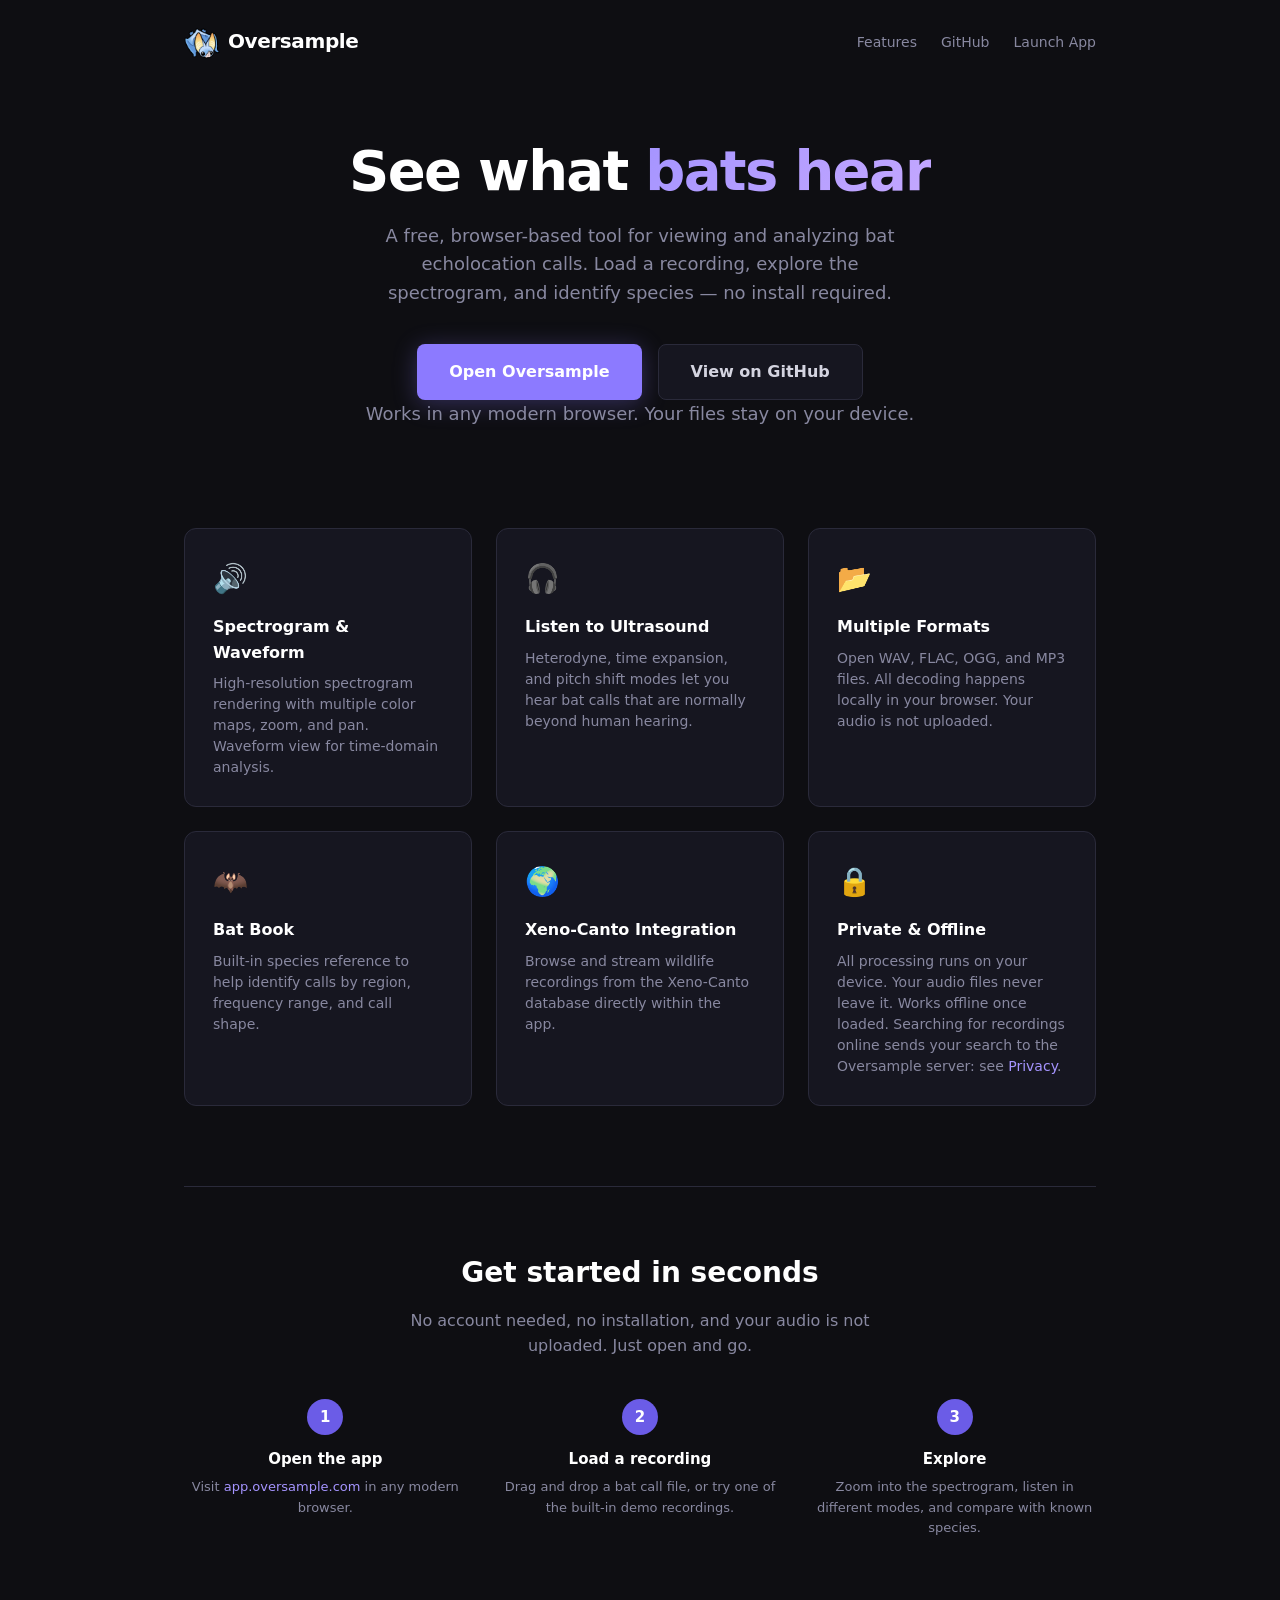
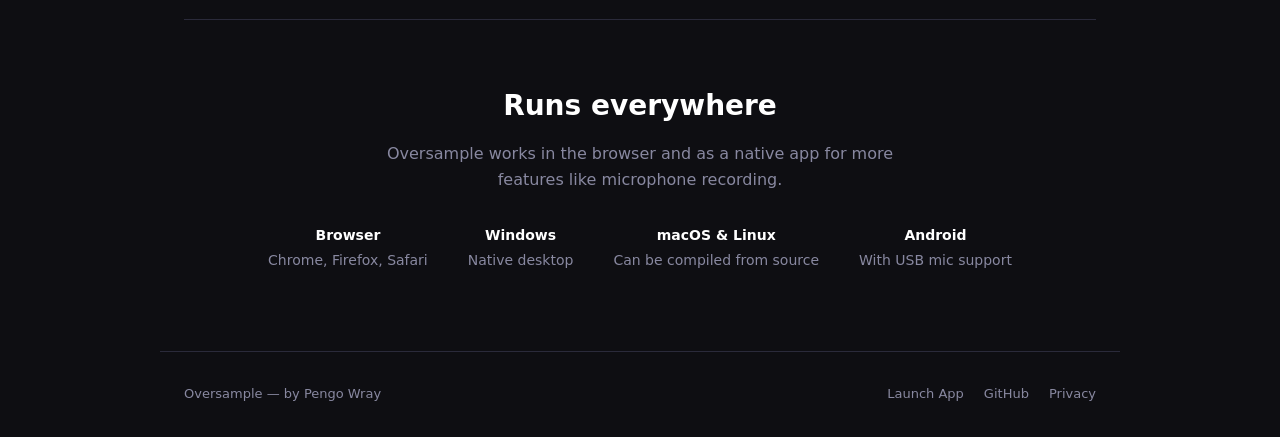
<file: docs/index.html>
<!DOCTYPE html>
<html lang="en">
<head>
    <meta charset="utf-8">
    <meta name="viewport" content="width=device-width, initial-scale=1.0">
    <title>Oversample - Bat Call Analysis Tool</title>
    <meta name="description" content="Oversample is a free, open-source bat call viewer and acoustic analysis tool. Visualize spectrograms, identify species, and explore ultrasonic recordings — all in your browser.">
    <link rel="icon" type="image/png" sizes="32x32" href="favicon-32x32.png">
    <link rel="icon" type="image/png" sizes="16x16" href="favicon-16x16.png">
    <link rel="icon" type="image/x-icon" href="favicon.ico">
    <link rel="apple-touch-icon" sizes="180x180" href="apple-touch-icon.png">
    <link rel="manifest" href="site.webmanifest">
    <link rel="stylesheet" href="style.css">
</head>
<body>

<header>
    <div class="logo"><img src="about-icon.png" alt="Oversample logo" width="36" height="36" style="vertical-align: middle; margin-right: 8px;">Oversample</div>
    <nav class="header-links">
        <a href="#features">Features</a>
        <a href="https://github.com/pengowray/oversample">GitHub</a>
        <a href="https://app.oversample.com">Launch App</a>
    </nav>
</header>

<section class="hero">
    <h1>See what <span>bats hear</span></h1>
    <p>
        A free, browser-based tool for viewing and analyzing bat echolocation calls.
        Load a recording, explore the spectrogram, and identify species — no install required.
    </p>
    <div class="cta-group">
        <a href="https://app.oversample.com" class="btn btn-primary">Open Oversample</a>
        <a href="https://github.com/pengowray/oversample" class="btn btn-secondary">View on GitHub</a>
    </div>
    <p class="hero-note">Works in any modern browser. Your files stay on your device.</p>
</section>

<section class="features" id="features">
    <div class="feature">
        <span class="feature-icon" aria-hidden="true">&#x1F50A;</span>
        <h3>Spectrogram &amp; Waveform</h3>
        <p>High-resolution spectrogram rendering with multiple color maps, zoom, and pan. Waveform view for time-domain analysis.</p>
    </div>
    <div class="feature">
        <span class="feature-icon" aria-hidden="true">&#x1F3A7;</span>
        <h3>Listen to Ultrasound</h3>
        <p>Heterodyne, time expansion, and pitch shift modes let you hear bat calls that are normally beyond human hearing.</p>
    </div>
    <div class="feature">
        <span class="feature-icon" aria-hidden="true">&#x1F4C2;</span>
        <h3>Multiple Formats</h3>
        <p>Open WAV, FLAC, OGG, and MP3 files. All decoding happens locally in your browser. Your audio is not uploaded.</p>
    </div>
    <div class="feature">
        <span class="feature-icon" aria-hidden="true">&#x1F987;</span>
        <h3>Bat Book</h3>
        <p>Built-in species reference to help identify calls by region, frequency range, and call shape.</p>
    </div>
    <div class="feature">
        <span class="feature-icon" aria-hidden="true">&#x1F30D;</span>
        <h3>Xeno-Canto Integration</h3>
        <p>Browse and stream wildlife recordings from the Xeno-Canto database directly within the app.</p>
    </div>
    <div class="feature">
        <span class="feature-icon" aria-hidden="true">&#x1F512;</span>
        <h3>Private &amp; Offline</h3>
        <p>All processing runs on your device. Your audio files never leave it. Works offline once loaded. Searching for recordings online sends your search to the Oversample server: see <a href="privacy/">Privacy</a>.</p>
    </div>
</section>

<div class="divider"><hr></div>

<section class="how">
    <h2>Get started in seconds</h2>
    <p>No account needed, no installation, and your audio is not uploaded. Just open and go.</p>
    <div class="steps">
        <div>
            <div class="step-num">1</div>
            <h4>Open the app</h4>
            <p>Visit <a href="https://app.oversample.com">app.oversample.com</a> in any modern browser.</p>
        </div>
        <div>
            <div class="step-num">2</div>
            <h4>Load a recording</h4>
            <p>Drag and drop a bat call file, or try one of the built-in demo recordings.</p>
        </div>
        <div>
            <div class="step-num">3</div>
            <h4>Explore</h4>
            <p>Zoom into the spectrogram, listen in different modes, and compare with known species.</p>
        </div>
    </div>
</section>

<div class="divider"><hr></div>

<section class="platforms">
    <h2>Runs everywhere</h2>
    <p>Oversample works in the browser and as a native app for more features like microphone recording.</p>
    <div class="platform-list">
        <div class="platform-item">
            <strong>Browser</strong>
            Chrome, Firefox, Safari
        </div>
        <div class="platform-item">
            <strong>Windows</strong>
            Native desktop
        </div>
        <div class="platform-item">
            <strong>macOS &amp; Linux</strong>
            Can be compiled from source
        </div>
        <div class="platform-item">
            <strong>Android</strong>
            With USB mic support
        </div>
    </div>
</section>

<footer>
    <div>Oversample &mdash; by Pengo Wray</div>
    <nav class="footer-links">
        <a href="https://app.oversample.com">Launch App</a>
        <a href="https://github.com/pengowray/oversample">GitHub</a>
        <a href="privacy/">Privacy</a>
    </nav>
</footer>

</body>
</html>
</file>
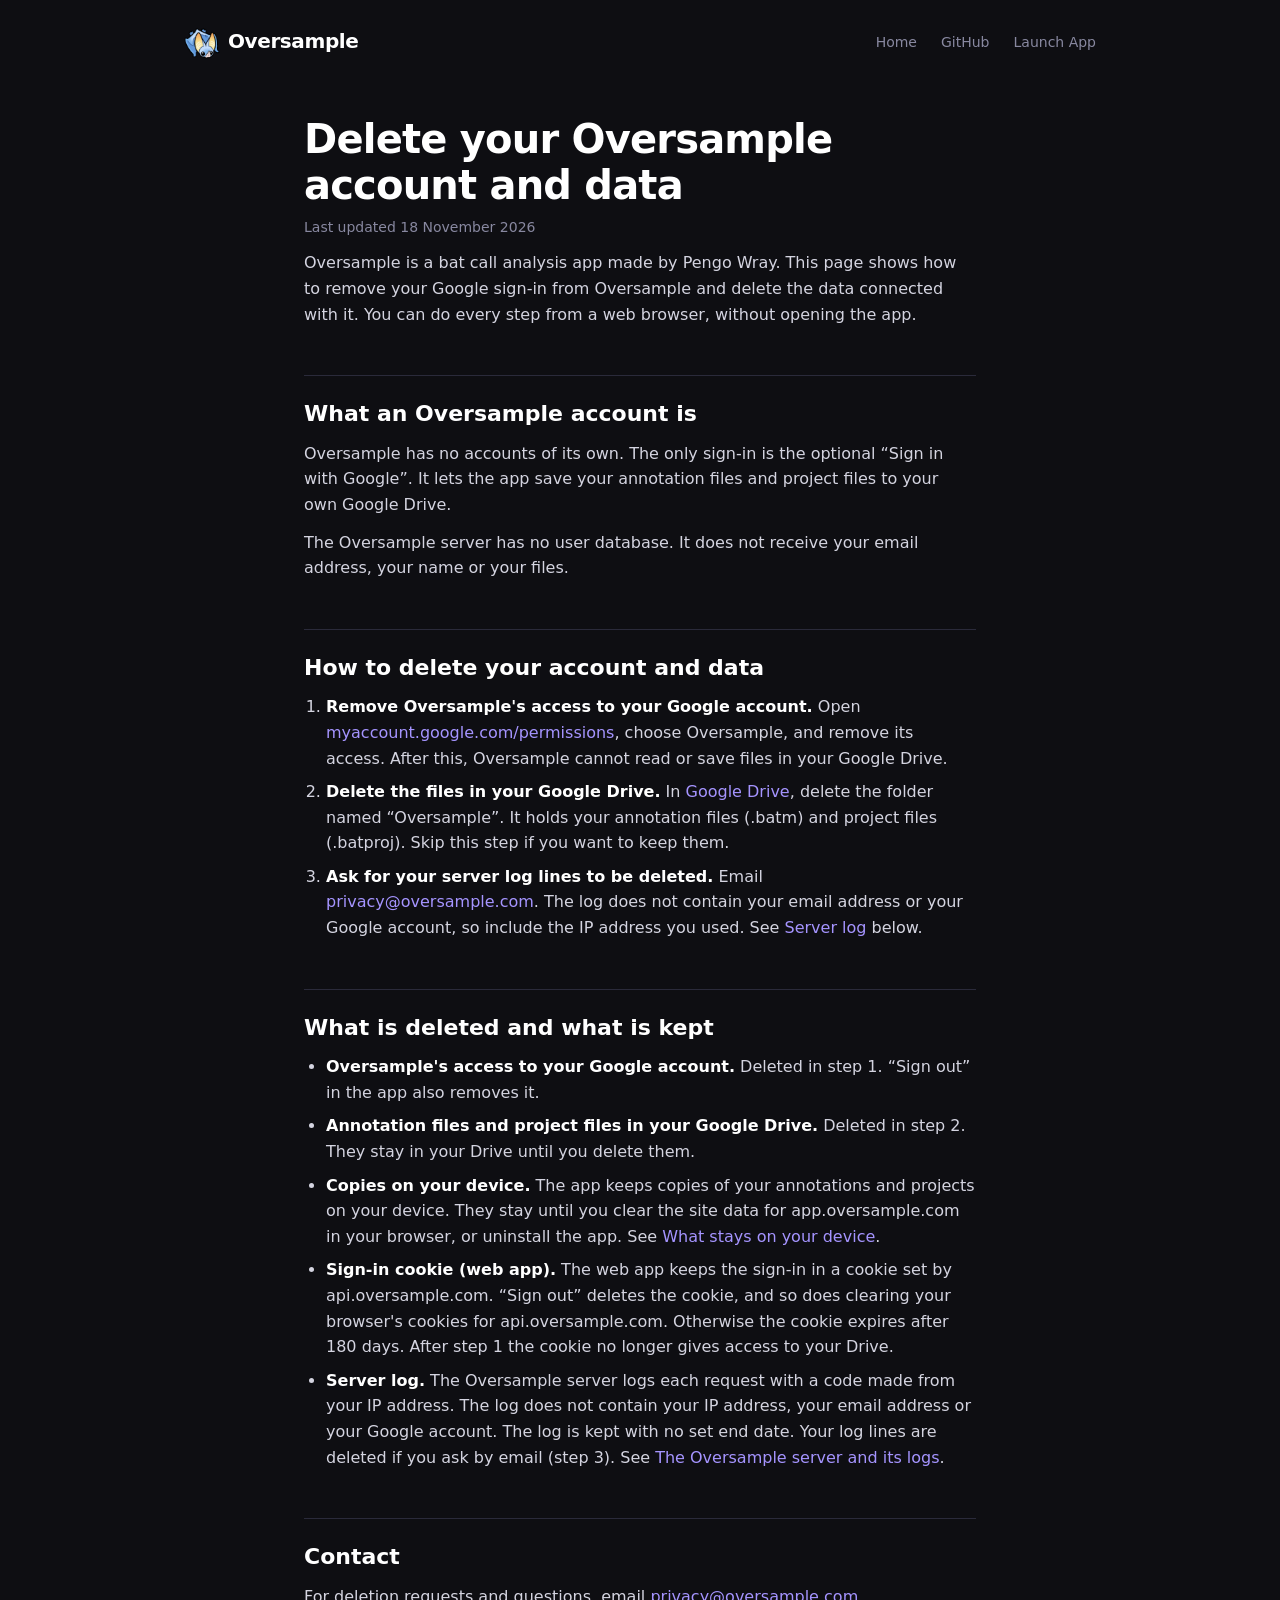
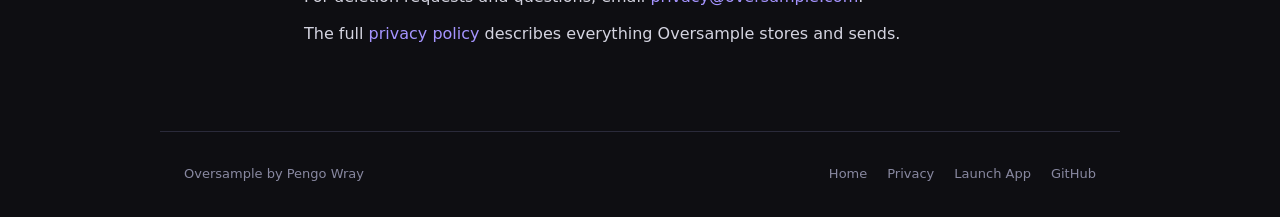
<file: docs/delete-account/index.html>
<!DOCTYPE html>
<html lang="en">
<head>
    <meta charset="utf-8">
    <meta name="viewport" content="width=device-width, initial-scale=1.0">
    <title>Delete your account and data - Oversample</title>
    <meta name="description" content="How to remove a Google sign-in from Oversample and delete the data connected with it.">
    <link rel="canonical" href="https://oversample.com/delete-account">
    <link rel="icon" type="image/png" sizes="32x32" href="../favicon-32x32.png">
    <link rel="icon" type="image/png" sizes="16x16" href="../favicon-16x16.png">
    <link rel="icon" type="image/x-icon" href="../favicon.ico">
    <link rel="apple-touch-icon" sizes="180x180" href="../apple-touch-icon.png">
    <link rel="manifest" href="../site.webmanifest">
    <link rel="stylesheet" href="../style.css">
</head>
<body>

<header>
    <a class="logo" href="../"><img src="../about-icon.png" alt="Oversample logo" width="36" height="36" style="vertical-align: middle; margin-right: 8px;">Oversample</a>
    <nav class="header-links">
        <a href="../">Home</a>
        <a href="https://github.com/pengowray/oversample">GitHub</a>
        <a href="https://app.oversample.com">Launch App</a>
    </nav>
</header>

<main class="policy">
    <h1>Delete your Oversample account and data</h1>
    <p class="policy-date">Last updated 18 November 2026</p>

    <p>Oversample is a bat call analysis app made by Pengo Wray. This page shows how to remove your Google sign-in from Oversample and delete the data connected with it. You can do every step from a web browser, without opening the app.</p>

    <h2 id="account">What an Oversample account is</h2>
    <p>Oversample has no accounts of its own. The only sign-in is the optional &ldquo;Sign in with Google&rdquo;. It lets the app save your annotation files and project files to your own Google Drive.</p>
    <p>The Oversample server has no user database. It does not receive your email address, your name or your files.</p>

    <h2 id="steps">How to delete your account and data</h2>
    <ol>
        <li><strong>Remove Oversample's access to your Google account.</strong> Open <a href="https://myaccount.google.com/permissions">myaccount.google.com/permissions</a>, choose Oversample, and remove its access. After this, Oversample cannot read or save files in your Google Drive.</li>
        <li><strong>Delete the files in your Google Drive.</strong> In <a href="https://drive.google.com">Google Drive</a>, delete the folder named &ldquo;Oversample&rdquo;. It holds your annotation files (.batm) and project files (.batproj). Skip this step if you want to keep them.</li>
        <li><strong>Ask for your server log lines to be deleted.</strong> Email <a href="mailto:privacy@oversample.com">privacy@oversample.com</a>. The log does not contain your email address or your Google account, so include the IP address you used. See <a href="#kept">Server log</a> below.</li>
    </ol>

    <h2 id="kept">What is deleted and what is kept</h2>
    <ul>
        <li><strong>Oversample's access to your Google account.</strong> Deleted in step 1. &ldquo;Sign out&rdquo; in the app also removes it.</li>
        <li><strong>Annotation files and project files in your Google Drive.</strong> Deleted in step 2. They stay in your Drive until you delete them.</li>
        <li><strong>Copies on your device.</strong> The app keeps copies of your annotations and projects on your device. They stay until you clear the site data for app.oversample.com in your browser, or uninstall the app. See <a href="../privacy/#device">What stays on your device</a>.</li>
        <li><strong>Sign-in cookie (web app).</strong> The web app keeps the sign-in in a cookie set by api.oversample.com. &ldquo;Sign out&rdquo; deletes the cookie, and so does clearing your browser's cookies for api.oversample.com. Otherwise the cookie expires after 180 days. After step 1 the cookie no longer gives access to your Drive.</li>
        <li><strong>Server log.</strong> The Oversample server logs each request with a code made from your IP address. The log does not contain your IP address, your email address or your Google account. The log is kept with no set end date. Your log lines are deleted if you ask by email (step 3). See <a href="../privacy/#server">The Oversample server and its logs</a>.</li>
    </ul>

    <h2 id="contact">Contact</h2>
    <p>For deletion requests and questions, email <a href="mailto:privacy@oversample.com">privacy@oversample.com</a>.</p>
    <p>The full <a href="../privacy/">privacy policy</a> describes everything Oversample stores and sends.</p>
</main>

<footer>
    <div>Oversample by Pengo Wray</div>
    <nav class="footer-links">
        <a href="../">Home</a>
        <a href="../privacy/">Privacy</a>
        <a href="https://app.oversample.com">Launch App</a>
        <a href="https://github.com/pengowray/oversample">GitHub</a>
    </nav>
</footer>

</body>
</html>
</file>
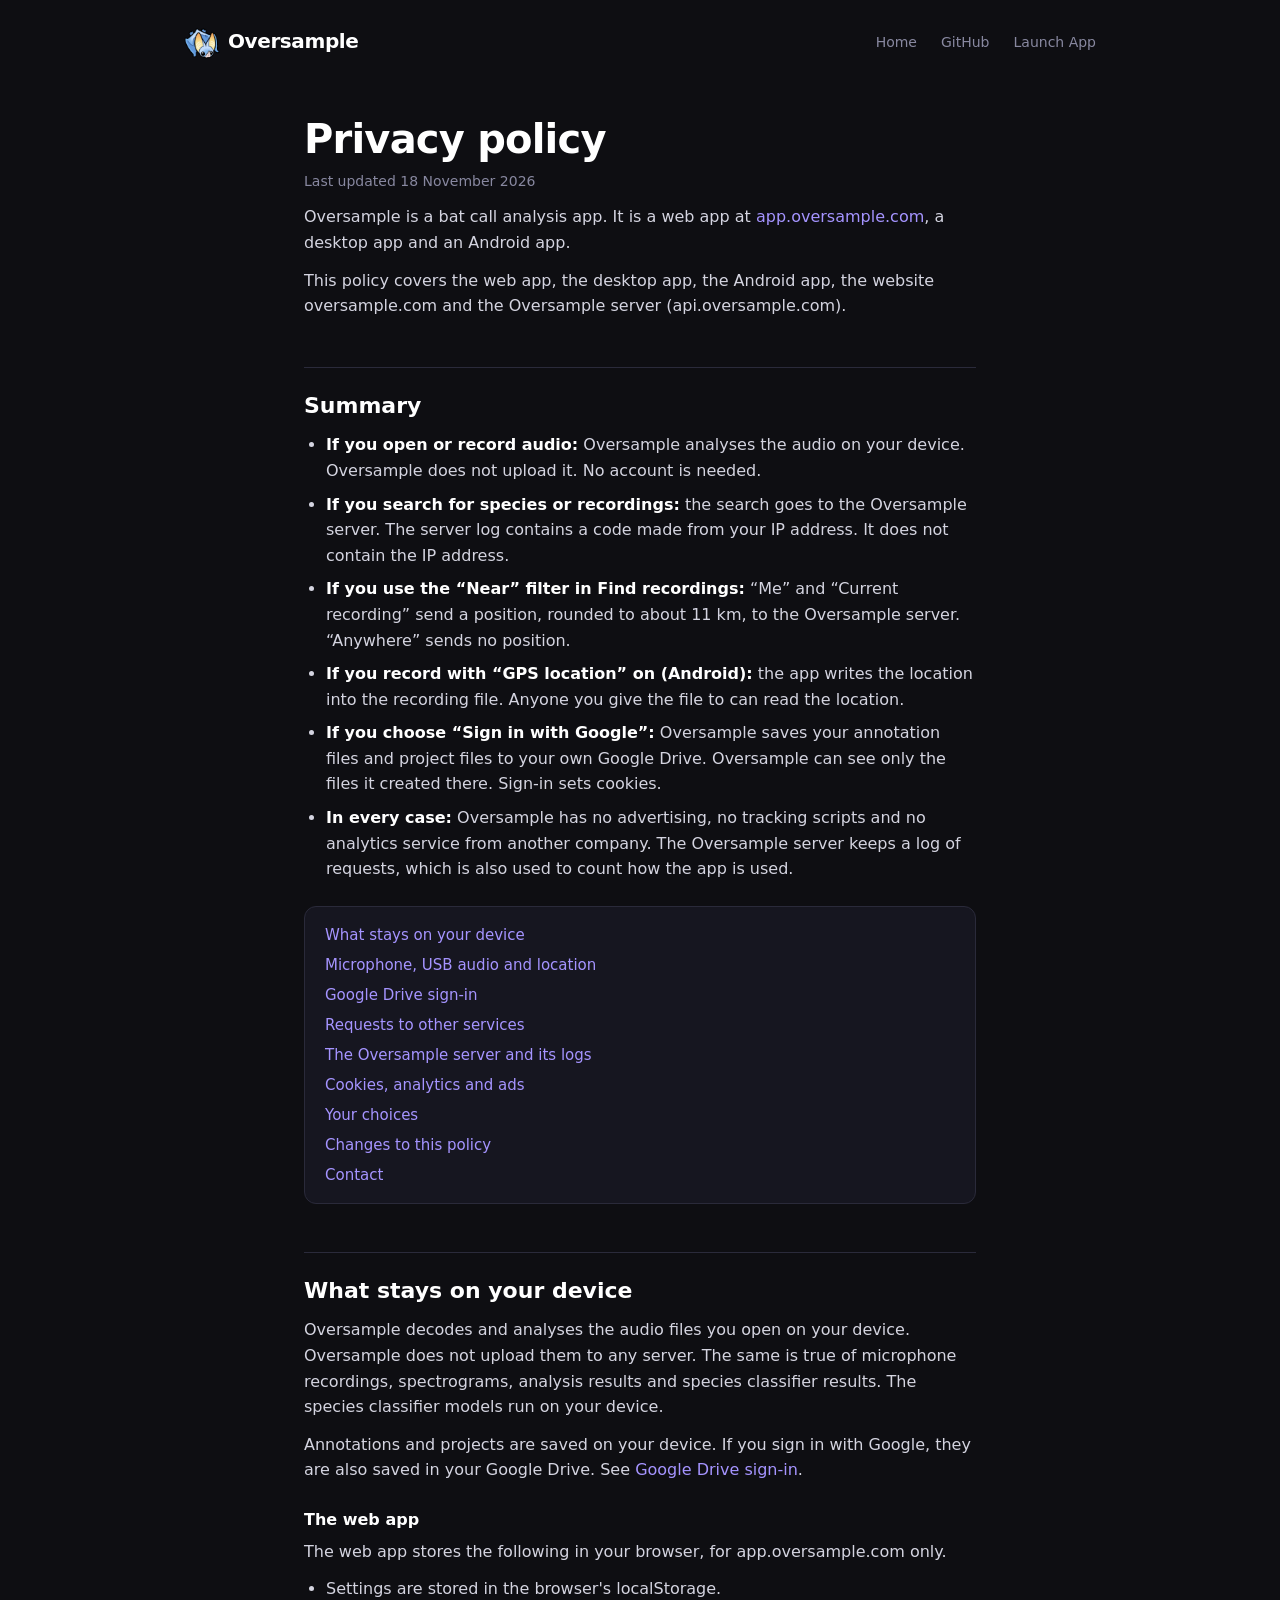
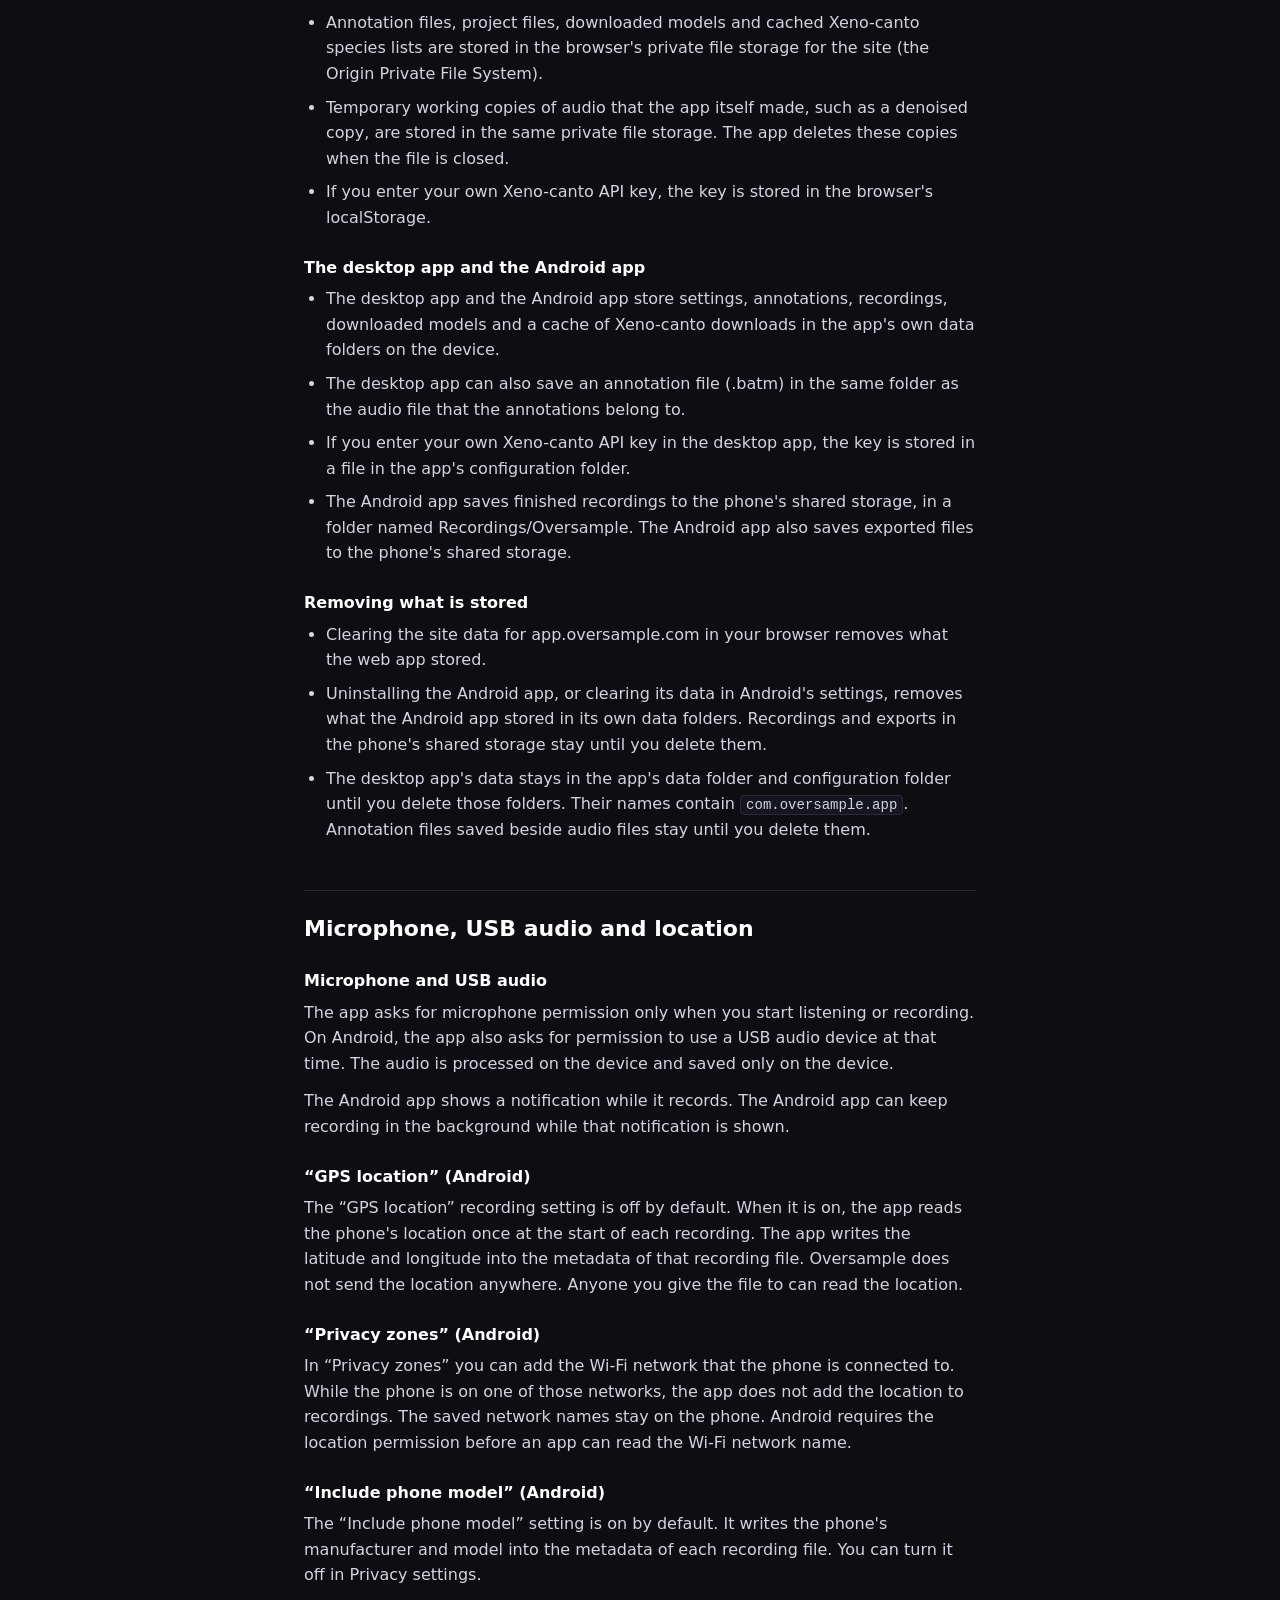
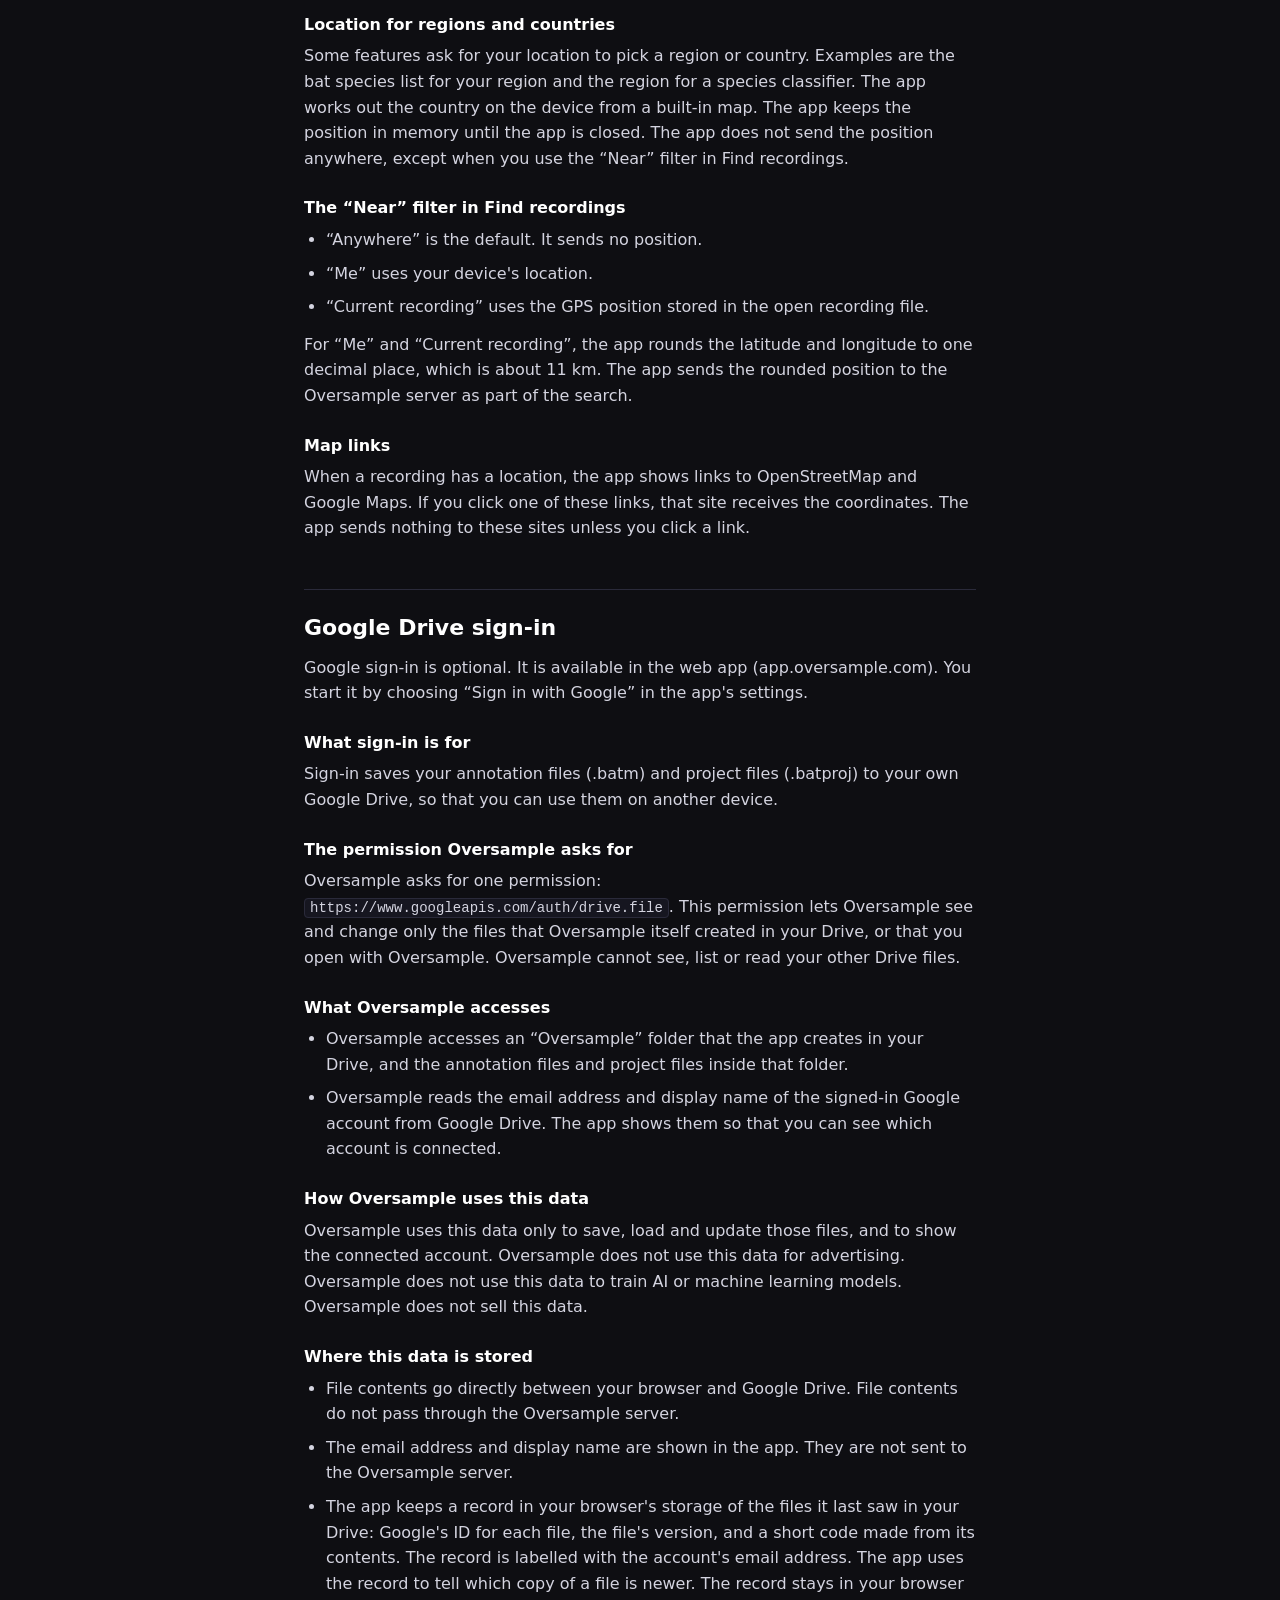
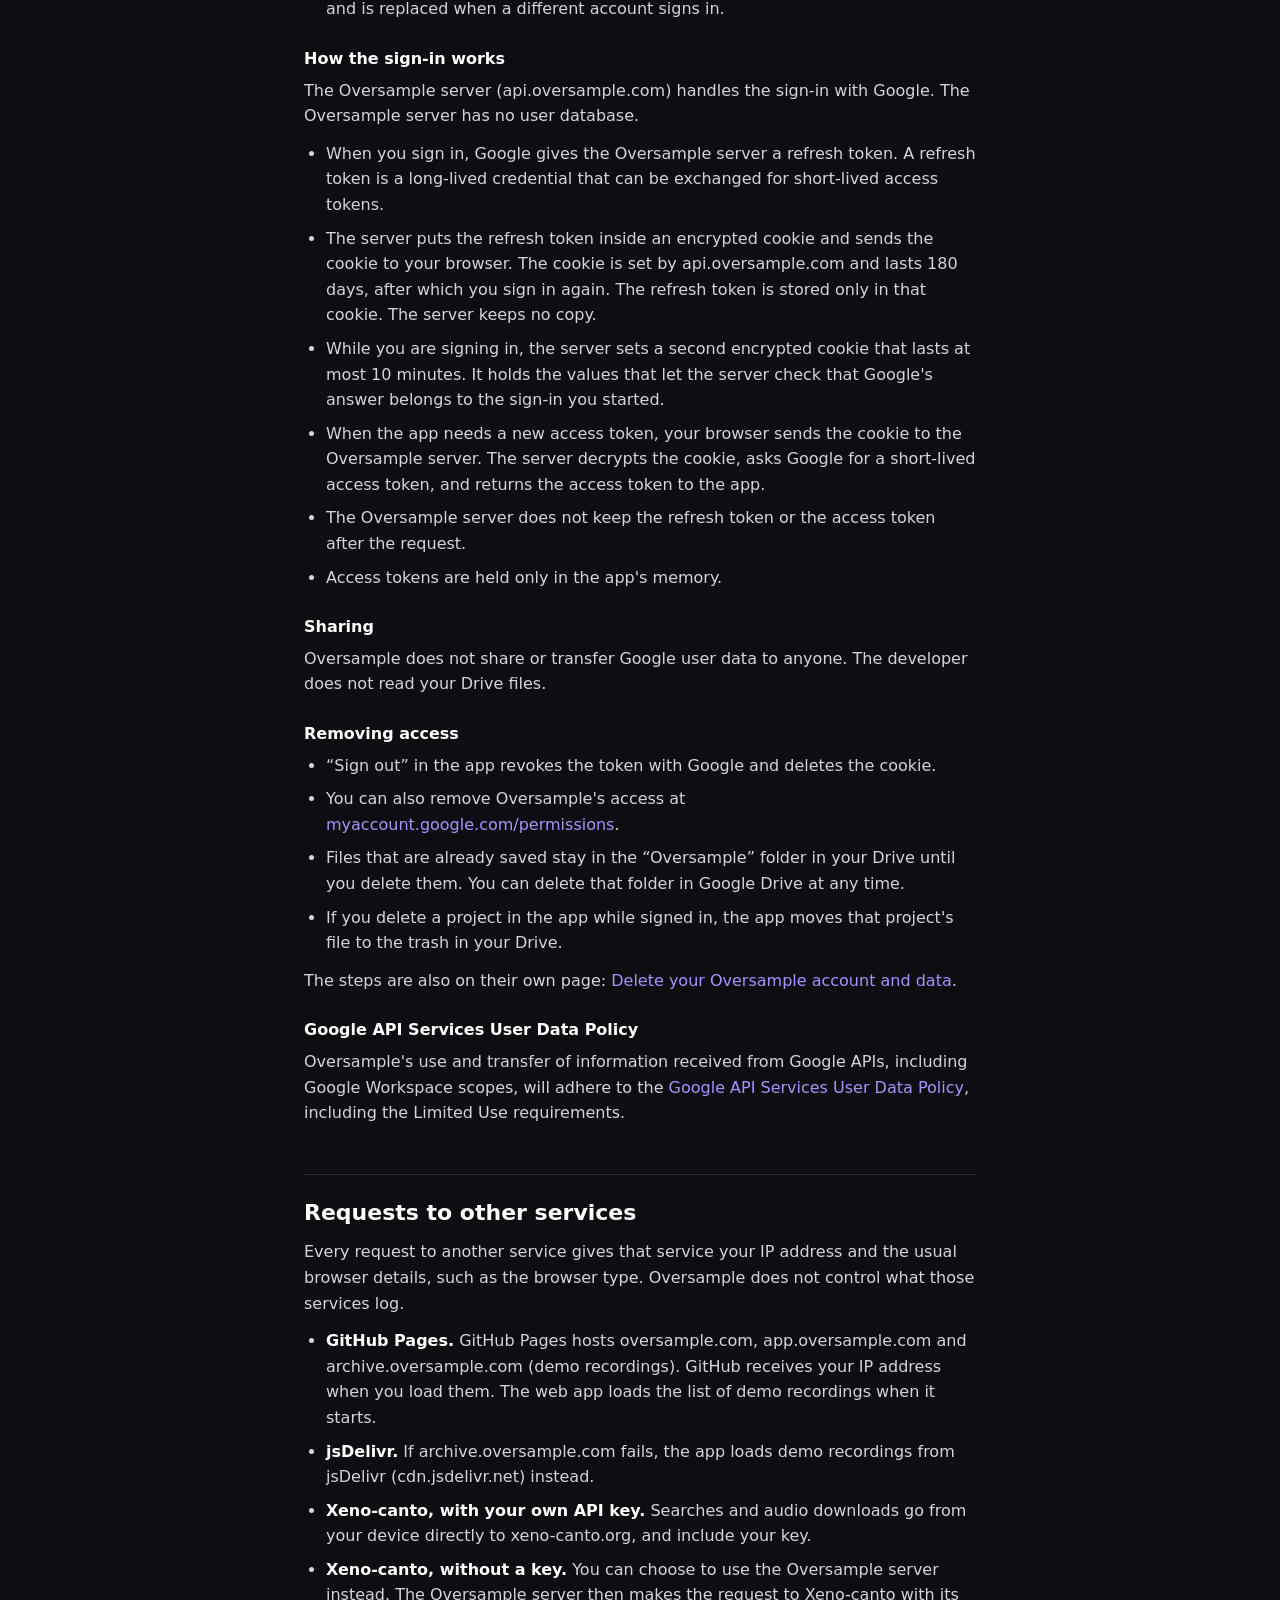
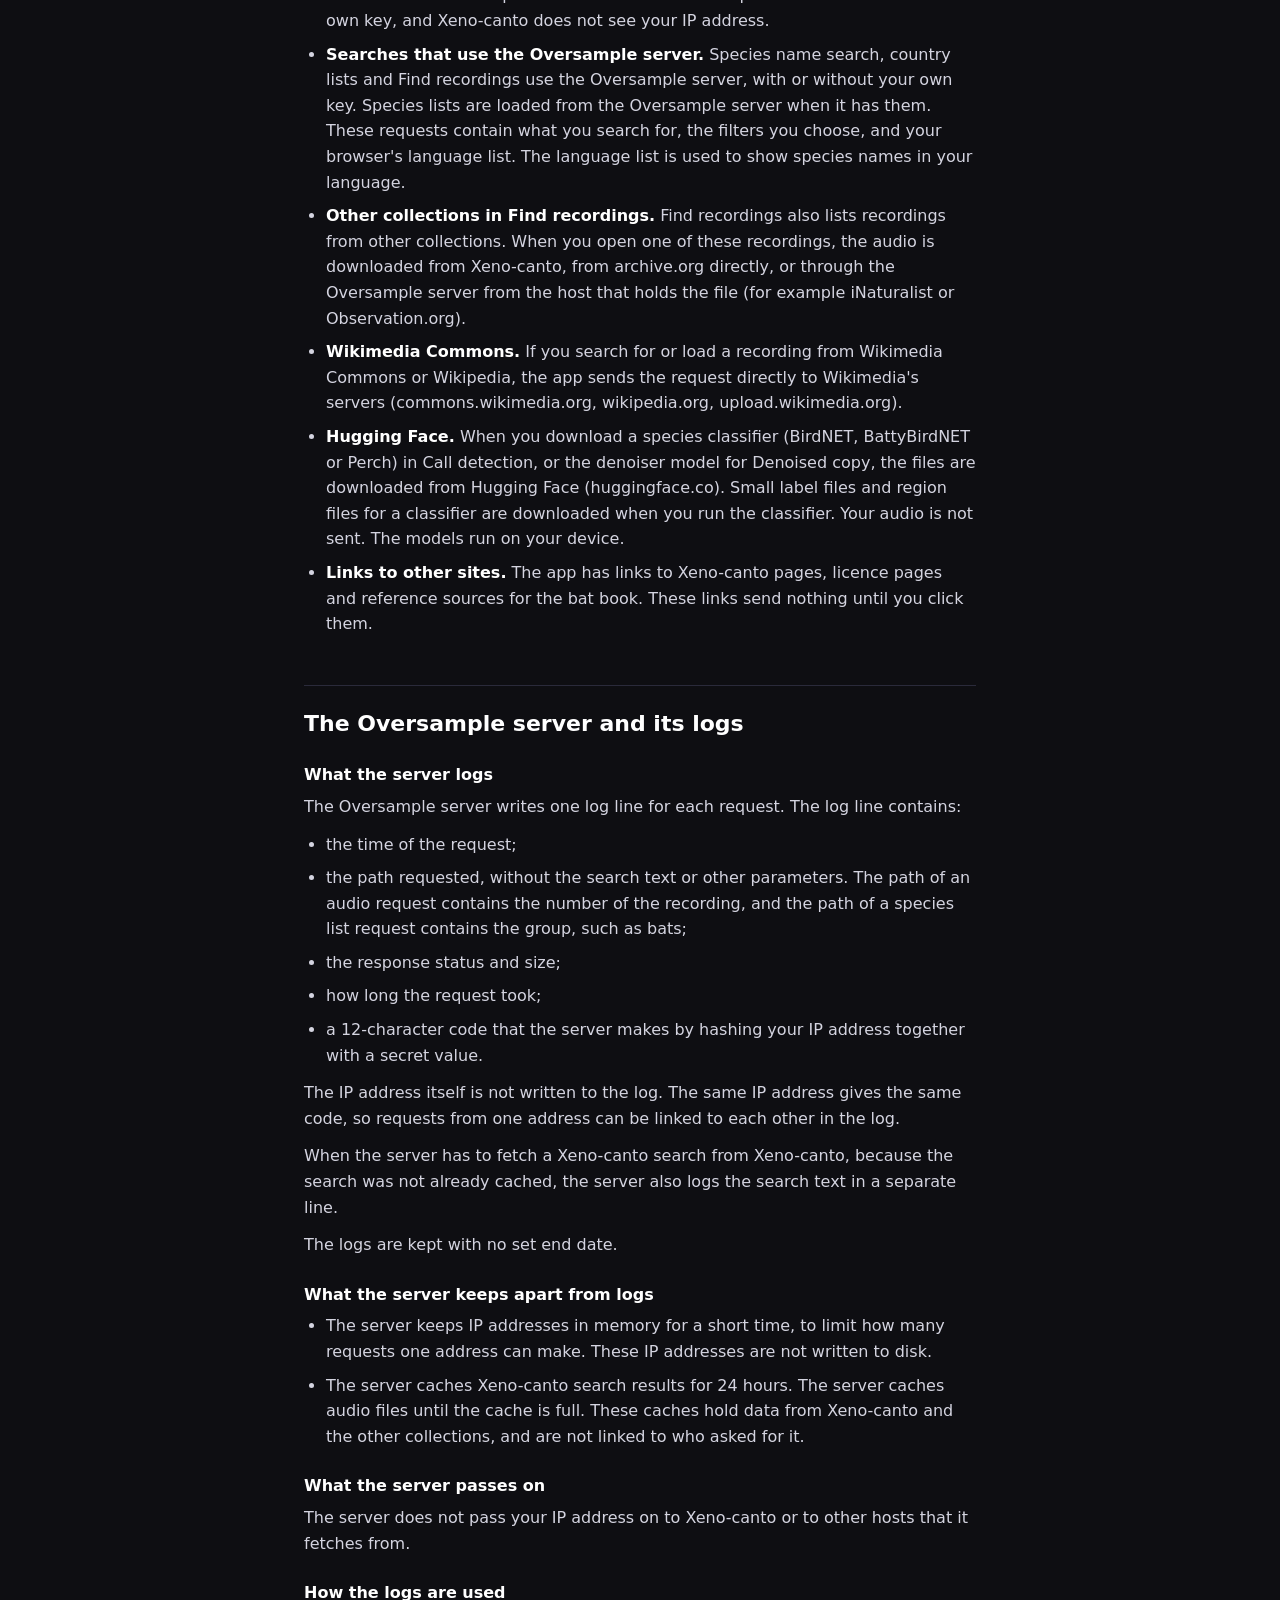
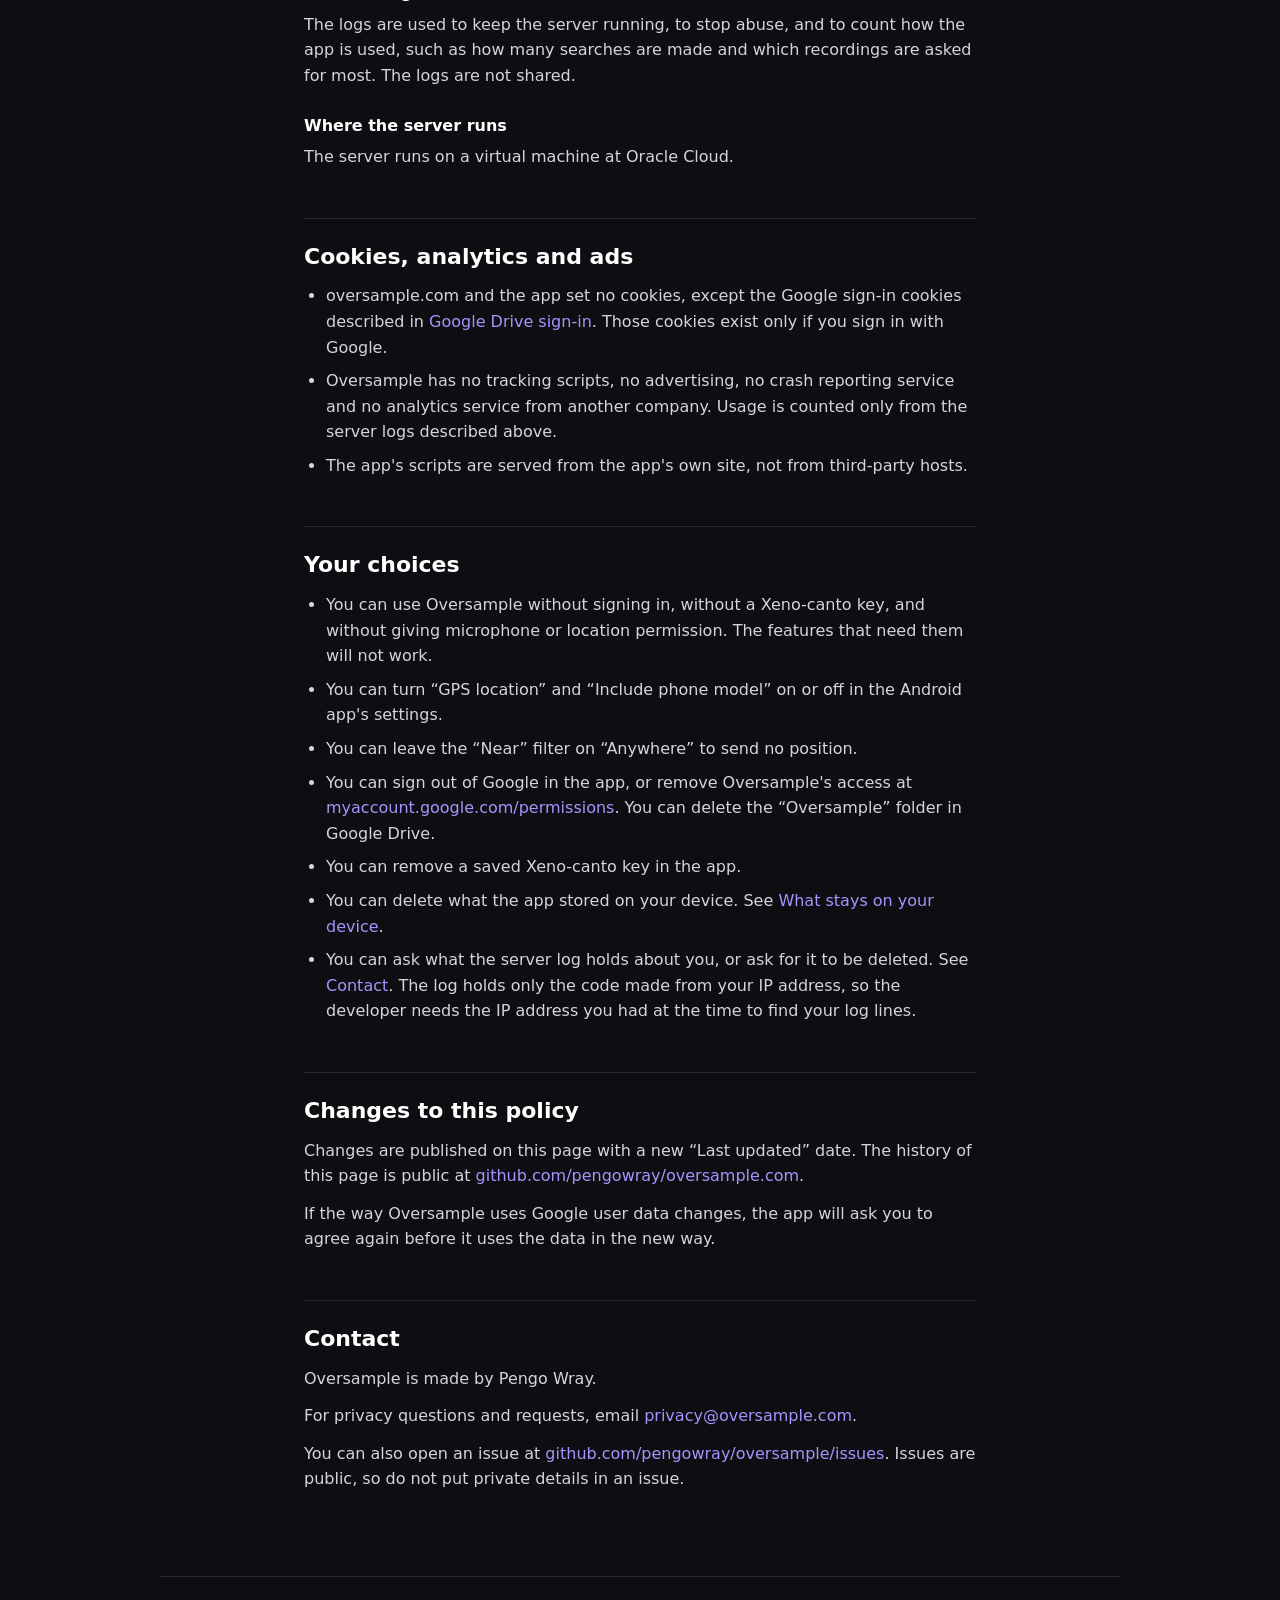
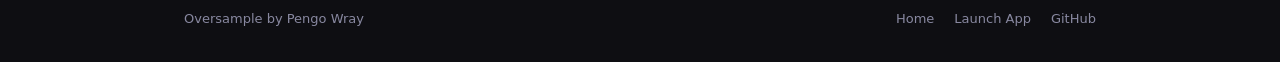
<file: docs/privacy/index.html>
<!DOCTYPE html>
<html lang="en">
<head>
    <meta charset="utf-8">
    <meta name="viewport" content="width=device-width, initial-scale=1.0">
    <title>Privacy policy - Oversample</title>
    <meta name="description" content="What Oversample stores on your device, what it sends to other services, what its server logs, and how Google Drive sign-in works.">
    <link rel="canonical" href="https://oversample.com/privacy">
    <link rel="icon" type="image/png" sizes="32x32" href="../favicon-32x32.png">
    <link rel="icon" type="image/png" sizes="16x16" href="../favicon-16x16.png">
    <link rel="icon" type="image/x-icon" href="../favicon.ico">
    <link rel="apple-touch-icon" sizes="180x180" href="../apple-touch-icon.png">
    <link rel="manifest" href="../site.webmanifest">
    <link rel="stylesheet" href="../style.css">
</head>
<body>

<header>
    <a class="logo" href="../"><img src="../about-icon.png" alt="Oversample logo" width="36" height="36" style="vertical-align: middle; margin-right: 8px;">Oversample</a>
    <nav class="header-links">
        <a href="../">Home</a>
        <a href="https://github.com/pengowray/oversample">GitHub</a>
        <a href="https://app.oversample.com">Launch App</a>
    </nav>
</header>

<main class="policy">
    <h1>Privacy policy</h1>
    <p class="policy-date">Last updated 18 November 2026</p>

    <p>Oversample is a bat call analysis app. It is a web app at <a href="https://app.oversample.com">app.oversample.com</a>, a desktop app and an Android app.</p>
    <p>This policy covers the web app, the desktop app, the Android app, the website oversample.com and the Oversample server (api.oversample.com).</p>

    <h2 id="summary">Summary</h2>
    <ul>
        <li><strong>If you open or record audio:</strong> Oversample analyses the audio on your device. Oversample does not upload it. No account is needed.</li>
        <li><strong>If you search for species or recordings:</strong> the search goes to the Oversample server. The server log contains a code made from your IP address. It does not contain the IP address.</li>
        <li><strong>If you use the &ldquo;Near&rdquo; filter in Find recordings:</strong> &ldquo;Me&rdquo; and &ldquo;Current recording&rdquo; send a position, rounded to about 11 km, to the Oversample server. &ldquo;Anywhere&rdquo; sends no position.</li>
        <li><strong>If you record with &ldquo;GPS location&rdquo; on (Android):</strong> the app writes the location into the recording file. Anyone you give the file to can read the location.</li>
        <li><strong>If you choose &ldquo;Sign in with Google&rdquo;:</strong> Oversample saves your annotation files and project files to your own Google Drive. Oversample can see only the files it created there. Sign-in sets cookies.</li>
        <li><strong>In every case:</strong> Oversample has no advertising, no tracking scripts and no analytics service from another company. The Oversample server keeps a log of requests, which is also used to count how the app is used.</li>
    </ul>

    <nav class="policy-contents" aria-label="Sections">
        <a href="#device">What stays on your device</a>
        <a href="#permissions">Microphone, USB audio and location</a>
        <a href="#google">Google Drive sign-in</a>
        <a href="#services">Requests to other services</a>
        <a href="#server">The Oversample server and its logs</a>
        <a href="#cookies">Cookies, analytics and ads</a>
        <a href="#choices">Your choices</a>
        <a href="#changes">Changes to this policy</a>
        <a href="#contact">Contact</a>
    </nav>

    <h2 id="device">What stays on your device</h2>
    <p>Oversample decodes and analyses the audio files you open on your device. Oversample does not upload them to any server. The same is true of microphone recordings, spectrograms, analysis results and species classifier results. The species classifier models run on your device.</p>
    <p>Annotations and projects are saved on your device. If you sign in with Google, they are also saved in your Google Drive. See <a href="#google">Google Drive sign-in</a>.</p>

    <h3>The web app</h3>
    <p>The web app stores the following in your browser, for app.oversample.com only.</p>
    <ul>
        <li>Settings are stored in the browser's localStorage.</li>
        <li>Annotation files, project files, downloaded models and cached Xeno-canto species lists are stored in the browser's private file storage for the site (the Origin Private File System).</li>
        <li>Temporary working copies of audio that the app itself made, such as a denoised copy, are stored in the same private file storage. The app deletes these copies when the file is closed.</li>
        <li>If you enter your own Xeno-canto API key, the key is stored in the browser's localStorage.</li>
    </ul>

    <h3>The desktop app and the Android app</h3>
    <ul>
        <li>The desktop app and the Android app store settings, annotations, recordings, downloaded models and a cache of Xeno-canto downloads in the app's own data folders on the device.</li>
        <li>The desktop app can also save an annotation file (.batm) in the same folder as the audio file that the annotations belong to.</li>
        <li>If you enter your own Xeno-canto API key in the desktop app, the key is stored in a file in the app's configuration folder.</li>
        <li>The Android app saves finished recordings to the phone's shared storage, in a folder named Recordings/Oversample. The Android app also saves exported files to the phone's shared storage.</li>
    </ul>

    <h3>Removing what is stored</h3>
    <ul>
        <li>Clearing the site data for app.oversample.com in your browser removes what the web app stored.</li>
        <li>Uninstalling the Android app, or clearing its data in Android's settings, removes what the Android app stored in its own data folders. Recordings and exports in the phone's shared storage stay until you delete them.</li>
        <li>The desktop app's data stays in the app's data folder and configuration folder until you delete those folders. Their names contain <code>com.oversample.app</code>. Annotation files saved beside audio files stay until you delete them.</li>
    </ul>

    <h2 id="permissions">Microphone, USB audio and location</h2>

    <h3>Microphone and USB audio</h3>
    <p>The app asks for microphone permission only when you start listening or recording. On Android, the app also asks for permission to use a USB audio device at that time. The audio is processed on the device and saved only on the device.</p>
    <p>The Android app shows a notification while it records. The Android app can keep recording in the background while that notification is shown.</p>

    <h3>&ldquo;GPS location&rdquo; (Android)</h3>
    <p>The &ldquo;GPS location&rdquo; recording setting is off by default. When it is on, the app reads the phone's location once at the start of each recording. The app writes the latitude and longitude into the metadata of that recording file. Oversample does not send the location anywhere. Anyone you give the file to can read the location.</p>

    <h3>&ldquo;Privacy zones&rdquo; (Android)</h3>
    <p>In &ldquo;Privacy zones&rdquo; you can add the Wi-Fi network that the phone is connected to. While the phone is on one of those networks, the app does not add the location to recordings. The saved network names stay on the phone. Android requires the location permission before an app can read the Wi-Fi network name.</p>

    <h3>&ldquo;Include phone model&rdquo; (Android)</h3>
    <p>The &ldquo;Include phone model&rdquo; setting is on by default. It writes the phone's manufacturer and model into the metadata of each recording file. You can turn it off in Privacy settings.</p>

    <h3>Location for regions and countries</h3>
    <p>Some features ask for your location to pick a region or country. Examples are the bat species list for your region and the region for a species classifier. The app works out the country on the device from a built-in map. The app keeps the position in memory until the app is closed. The app does not send the position anywhere, except when you use the &ldquo;Near&rdquo; filter in Find recordings.</p>

    <h3>The &ldquo;Near&rdquo; filter in Find recordings</h3>
    <ul>
        <li>&ldquo;Anywhere&rdquo; is the default. It sends no position.</li>
        <li>&ldquo;Me&rdquo; uses your device's location.</li>
        <li>&ldquo;Current recording&rdquo; uses the GPS position stored in the open recording file.</li>
    </ul>
    <p>For &ldquo;Me&rdquo; and &ldquo;Current recording&rdquo;, the app rounds the latitude and longitude to one decimal place, which is about 11 km. The app sends the rounded position to the Oversample server as part of the search.</p>

    <h3>Map links</h3>
    <p>When a recording has a location, the app shows links to OpenStreetMap and Google Maps. If you click one of these links, that site receives the coordinates. The app sends nothing to these sites unless you click a link.</p>

    <h2 id="google">Google Drive sign-in</h2>
    <p>Google sign-in is optional. It is available in the web app (app.oversample.com). You start it by choosing &ldquo;Sign in with Google&rdquo; in the app's settings.</p>

    <h3>What sign-in is for</h3>
    <p>Sign-in saves your annotation files (.batm) and project files (.batproj) to your own Google Drive, so that you can use them on another device.</p>

    <h3>The permission Oversample asks for</h3>
    <p>Oversample asks for one permission: <code>https://www.googleapis.com/auth/drive.file</code>. This permission lets Oversample see and change only the files that Oversample itself created in your Drive, or that you open with Oversample. Oversample cannot see, list or read your other Drive files.</p>

    <h3>What Oversample accesses</h3>
    <ul>
        <li>Oversample accesses an &ldquo;Oversample&rdquo; folder that the app creates in your Drive, and the annotation files and project files inside that folder.</li>
        <li>Oversample reads the email address and display name of the signed-in Google account from Google Drive. The app shows them so that you can see which account is connected.</li>
    </ul>

    <h3>How Oversample uses this data</h3>
    <p>Oversample uses this data only to save, load and update those files, and to show the connected account. Oversample does not use this data for advertising. Oversample does not use this data to train AI or machine learning models. Oversample does not sell this data.</p>

    <h3>Where this data is stored</h3>
    <ul>
        <li>File contents go directly between your browser and Google Drive. File contents do not pass through the Oversample server.</li>
        <li>The email address and display name are shown in the app. They are not sent to the Oversample server.</li>
        <li>The app keeps a record in your browser's storage of the files it last saw in your Drive: Google's ID for each file, the file's version, and a short code made from its contents. The record is labelled with the account's email address. The app uses the record to tell which copy of a file is newer. The record stays in your browser and is replaced when a different account signs in.</li>
    </ul>

    <h3>How the sign-in works</h3>
    <p>The Oversample server (api.oversample.com) handles the sign-in with Google. The Oversample server has no user database.</p>
    <ul>
        <li>When you sign in, Google gives the Oversample server a refresh token. A refresh token is a long-lived credential that can be exchanged for short-lived access tokens.</li>
        <li>The server puts the refresh token inside an encrypted cookie and sends the cookie to your browser. The cookie is set by api.oversample.com and lasts 180 days, after which you sign in again. The refresh token is stored only in that cookie. The server keeps no copy.</li>
        <li>While you are signing in, the server sets a second encrypted cookie that lasts at most 10 minutes. It holds the values that let the server check that Google's answer belongs to the sign-in you started.</li>
        <li>When the app needs a new access token, your browser sends the cookie to the Oversample server. The server decrypts the cookie, asks Google for a short-lived access token, and returns the access token to the app.</li>
        <li>The Oversample server does not keep the refresh token or the access token after the request.</li>
        <li>Access tokens are held only in the app's memory.</li>
    </ul>

    <h3>Sharing</h3>
    <p>Oversample does not share or transfer Google user data to anyone. The developer does not read your Drive files.</p>

    <h3>Removing access</h3>
    <ul>
        <li>&ldquo;Sign out&rdquo; in the app revokes the token with Google and deletes the cookie.</li>
        <li>You can also remove Oversample's access at <a href="https://myaccount.google.com/permissions">myaccount.google.com/permissions</a>.</li>
        <li>Files that are already saved stay in the &ldquo;Oversample&rdquo; folder in your Drive until you delete them. You can delete that folder in Google Drive at any time.</li>
        <li>If you delete a project in the app while signed in, the app moves that project's file to the trash in your Drive.</li>
    </ul>
    <p>The steps are also on their own page: <a href="../delete-account/">Delete your Oversample account and data</a>.</p>

    <h3>Google API Services User Data Policy</h3>
    <p>Oversample's use and transfer of information received from Google APIs, including Google Workspace scopes, will adhere to the <a href="https://developers.google.com/terms/api-services-user-data-policy">Google API Services User Data Policy</a>, including the Limited Use requirements.</p>

    <h2 id="services">Requests to other services</h2>
    <p>Every request to another service gives that service your IP address and the usual browser details, such as the browser type. Oversample does not control what those services log.</p>
    <ul>
        <li><strong>GitHub Pages.</strong> GitHub Pages hosts oversample.com, app.oversample.com and archive.oversample.com (demo recordings). GitHub receives your IP address when you load them. The web app loads the list of demo recordings when it starts.</li>
        <li><strong>jsDelivr.</strong> If archive.oversample.com fails, the app loads demo recordings from jsDelivr (cdn.jsdelivr.net) instead.</li>
        <li><strong>Xeno-canto, with your own API key.</strong> Searches and audio downloads go from your device directly to xeno-canto.org, and include your key.</li>
        <li><strong>Xeno-canto, without a key.</strong> You can choose to use the Oversample server instead. The Oversample server then makes the request to Xeno-canto with its own key, and Xeno-canto does not see your IP address.</li>
        <li><strong>Searches that use the Oversample server.</strong> Species name search, country lists and Find recordings use the Oversample server, with or without your own key. Species lists are loaded from the Oversample server when it has them. These requests contain what you search for, the filters you choose, and your browser's language list. The language list is used to show species names in your language.</li>
        <li><strong>Other collections in Find recordings.</strong> Find recordings also lists recordings from other collections. When you open one of these recordings, the audio is downloaded from Xeno-canto, from archive.org directly, or through the Oversample server from the host that holds the file (for example iNaturalist or Observation.org).</li>
        <li><strong>Wikimedia Commons.</strong> If you search for or load a recording from Wikimedia Commons or Wikipedia, the app sends the request directly to Wikimedia's servers (commons.wikimedia.org, wikipedia.org, upload.wikimedia.org).</li>
        <li><strong>Hugging Face.</strong> When you download a species classifier (BirdNET, BattyBirdNET or Perch) in Call detection, or the denoiser model for Denoised copy, the files are downloaded from Hugging Face (huggingface.co). Small label files and region files for a classifier are downloaded when you run the classifier. Your audio is not sent. The models run on your device.</li>
        <li><strong>Links to other sites.</strong> The app has links to Xeno-canto pages, licence pages and reference sources for the bat book. These links send nothing until you click them.</li>
    </ul>

    <h2 id="server">The Oversample server and its logs</h2>

    <h3>What the server logs</h3>
    <p>The Oversample server writes one log line for each request. The log line contains:</p>
    <ul>
        <li>the time of the request;</li>
        <li>the path requested, without the search text or other parameters. The path of an audio request contains the number of the recording, and the path of a species list request contains the group, such as bats;</li>
        <li>the response status and size;</li>
        <li>how long the request took;</li>
        <li>a 12-character code that the server makes by hashing your IP address together with a secret value.</li>
    </ul>
    <p>The IP address itself is not written to the log. The same IP address gives the same code, so requests from one address can be linked to each other in the log.</p>
    <p>When the server has to fetch a Xeno-canto search from Xeno-canto, because the search was not already cached, the server also logs the search text in a separate line.</p>
    <p>The logs are kept with no set end date.</p>

    <h3>What the server keeps apart from logs</h3>
    <ul>
        <li>The server keeps IP addresses in memory for a short time, to limit how many requests one address can make. These IP addresses are not written to disk.</li>
        <li>The server caches Xeno-canto search results for 24 hours. The server caches audio files until the cache is full. These caches hold data from Xeno-canto and the other collections, and are not linked to who asked for it.</li>
    </ul>

    <h3>What the server passes on</h3>
    <p>The server does not pass your IP address on to Xeno-canto or to other hosts that it fetches from.</p>

    <h3>How the logs are used</h3>
    <p>The logs are used to keep the server running, to stop abuse, and to count how the app is used, such as how many searches are made and which recordings are asked for most. The logs are not shared.</p>

    <h3>Where the server runs</h3>
    <p>The server runs on a virtual machine at Oracle Cloud.</p>

    <h2 id="cookies">Cookies, analytics and ads</h2>
    <ul>
        <li>oversample.com and the app set no cookies, except the Google sign-in cookies described in <a href="#google">Google Drive sign-in</a>. Those cookies exist only if you sign in with Google.</li>
        <li>Oversample has no tracking scripts, no advertising, no crash reporting service and no analytics service from another company. Usage is counted only from the server logs described above.</li>
        <li>The app's scripts are served from the app's own site, not from third-party hosts.</li>
    </ul>

    <h2 id="choices">Your choices</h2>
    <ul>
        <li>You can use Oversample without signing in, without a Xeno-canto key, and without giving microphone or location permission. The features that need them will not work.</li>
        <li>You can turn &ldquo;GPS location&rdquo; and &ldquo;Include phone model&rdquo; on or off in the Android app's settings.</li>
        <li>You can leave the &ldquo;Near&rdquo; filter on &ldquo;Anywhere&rdquo; to send no position.</li>
        <li>You can sign out of Google in the app, or remove Oversample's access at <a href="https://myaccount.google.com/permissions">myaccount.google.com/permissions</a>. You can delete the &ldquo;Oversample&rdquo; folder in Google Drive.</li>
        <li>You can remove a saved Xeno-canto key in the app.</li>
        <li>You can delete what the app stored on your device. See <a href="#device">What stays on your device</a>.</li>
        <li>You can ask what the server log holds about you, or ask for it to be deleted. See <a href="#contact">Contact</a>. The log holds only the code made from your IP address, so the developer needs the IP address you had at the time to find your log lines.</li>
    </ul>

    <h2 id="changes">Changes to this policy</h2>
    <p>Changes are published on this page with a new &ldquo;Last updated&rdquo; date. The history of this page is public at <a href="https://github.com/pengowray/oversample.com">github.com/pengowray/oversample.com</a>.</p>
    <p>If the way Oversample uses Google user data changes, the app will ask you to agree again before it uses the data in the new way.</p>

    <h2 id="contact">Contact</h2>
    <p>Oversample is made by Pengo Wray.</p>
    <p>For privacy questions and requests, email <a href="mailto:privacy@oversample.com">privacy@oversample.com</a>.</p>
    <p>You can also open an issue at <a href="https://github.com/pengowray/oversample/issues">github.com/pengowray/oversample/issues</a>. Issues are public, so do not put private details in an issue.</p>
</main>

<footer>
    <div>Oversample by Pengo Wray</div>
    <nav class="footer-links">
        <a href="../">Home</a>
        <a href="https://app.oversample.com">Launch App</a>
        <a href="https://github.com/pengowray/oversample">GitHub</a>
    </nav>
</footer>

</body>
</html>
</file>
<file: docs/style.css>
*, *::before, *::after { margin: 0; padding: 0; box-sizing: border-box; }

:root {
    --bg: #0e0e12;
    --surface: #161620;
    --border: #2a2a3a;
    --text: #d4d4e0;
    --text-muted: #8888a0;
    --accent: #8c7aff;
    --accent-glow: #a594ff;
    --accent-dim: #6b5ce7;
}

html { scroll-behavior: smooth; }

body {
    background: var(--bg);
    color: var(--text);
    font-family: "Segoe UI", system-ui, -apple-system, sans-serif;
    font-size: 16px;
    line-height: 1.6;
    -webkit-font-smoothing: antialiased;
}

a { color: var(--accent-glow); text-decoration: none; }
a:hover { text-decoration: underline; }

/* --- Header --- */
header {
    display: flex;
    align-items: center;
    justify-content: space-between;
    max-width: 960px;
    margin: 0 auto;
    padding: 24px 24px 0;
}

a.logo:hover { text-decoration: none; }
.logo, .header-links a { white-space: nowrap; }

.logo {
    font-size: 20px;
    font-weight: 700;
    color: #fff;
    letter-spacing: -0.02em;
}

.header-links { display: flex; gap: 24px; font-size: 14px; }
.header-links a { color: var(--text-muted); }
.header-links a:hover { color: #fff; text-decoration: none; }

/* --- Hero --- */
.hero {
    max-width: 960px;
    margin: 0 auto;
    padding: 80px 24px 64px;
    text-align: center;
}

.hero h1 {
    font-size: clamp(36px, 6vw, 56px);
    font-weight: 800;
    color: #fff;
    letter-spacing: -0.03em;
    line-height: 1.1;
    margin-bottom: 20px;
}

.hero h1 span {
    background: linear-gradient(135deg, var(--accent-glow), #c4a8ff);
    -webkit-background-clip: text;
    -webkit-text-fill-color: transparent;
    background-clip: text;
}

.hero p {
    font-size: 18px;
    color: var(--text-muted);
    max-width: 560px;
    margin: 0 auto 36px;
}

.cta-group { display: flex; gap: 16px; justify-content: center; flex-wrap: wrap; }

.btn {
    display: inline-flex;
    align-items: center;
    gap: 8px;
    padding: 14px 32px;
    border-radius: 8px;
    font-size: 16px;
    font-weight: 600;
    border: none;
    cursor: pointer;
    transition: transform 0.15s, box-shadow 0.15s;
}

.btn:hover { transform: translateY(-1px); text-decoration: none; }

.btn-primary {
    background: var(--accent);
    color: #fff;
    box-shadow: 0 4px 24px rgba(140, 122, 255, 0.3);
}
.btn-primary:hover {
    background: var(--accent-glow);
    box-shadow: 0 6px 32px rgba(140, 122, 255, 0.45);
}

.btn-secondary {
    background: var(--surface);
    color: var(--text);
    border: 1px solid var(--border);
}
.btn-secondary:hover { border-color: var(--accent-dim); color: #fff; }

.hero-note {
    margin-top: 20px;
    font-size: 13px;
    color: var(--text-muted);
}

/* --- Features --- */
.features {
    max-width: 960px;
    margin: 0 auto;
    padding: 0 24px 80px;
    display: grid;
    grid-template-columns: repeat(auto-fit, minmax(260px, 1fr));
    gap: 24px;
}

.feature {
    background: var(--surface);
    border: 1px solid var(--border);
    border-radius: 12px;
    padding: 28px;
}

.feature-icon {
    font-size: 28px;
    margin-bottom: 12px;
    display: block;
}

.feature h3 {
    font-size: 16px;
    font-weight: 700;
    color: #fff;
    margin-bottom: 8px;
}

.feature p {
    font-size: 14px;
    color: var(--text-muted);
    line-height: 1.5;
}

/* --- Divider --- */
.divider {
    max-width: 960px;
    margin: 0 auto 64px;
    padding: 0 24px;
}
.divider hr {
    border: none;
    border-top: 1px solid var(--border);
}

/* --- How it works --- */
.how {
    max-width: 960px;
    margin: 0 auto;
    padding: 0 24px 80px;
    text-align: center;
}

.how h2 {
    font-size: 28px;
    font-weight: 700;
    color: #fff;
    margin-bottom: 12px;
}

.how > p {
    color: var(--text-muted);
    max-width: 520px;
    margin: 0 auto 40px;
}

.steps {
    display: grid;
    grid-template-columns: repeat(auto-fit, minmax(200px, 1fr));
    gap: 32px;
    text-align: center;
}

.step-num {
    display: inline-flex;
    align-items: center;
    justify-content: center;
    width: 36px;
    height: 36px;
    border-radius: 50%;
    background: var(--accent-dim);
    color: #fff;
    font-weight: 700;
    font-size: 15px;
    margin-bottom: 12px;
}

.steps h4 {
    font-size: 15px;
    color: #fff;
    margin-bottom: 6px;
}

.steps p {
    font-size: 13px;
    color: var(--text-muted);
}

/* --- Platforms --- */
.platforms {
    max-width: 960px;
    margin: 0 auto;
    padding: 0 24px 80px;
    text-align: center;
}

.platforms h2 {
    font-size: 28px;
    font-weight: 700;
    color: #fff;
    margin-bottom: 12px;
}

.platforms > p {
    color: var(--text-muted);
    max-width: 520px;
    margin: 0 auto 32px;
}

.platform-list {
    display: flex;
    justify-content: center;
    gap: 40px;
    flex-wrap: wrap;
}

.platform-item {
    font-size: 14px;
    color: var(--text-muted);
}

.platform-item strong { color: #fff; display: block; margin-bottom: 2px; }

/* --- Footer --- */
footer {
    max-width: 960px;
    margin: 0 auto;
    padding: 32px 24px;
    border-top: 1px solid var(--border);
    display: flex;
    justify-content: space-between;
    align-items: center;
    flex-wrap: wrap;
    gap: 16px;
    font-size: 13px;
    color: var(--text-muted);
}

.footer-links { display: flex; gap: 20px; }
.footer-links a { color: var(--text-muted); }
.footer-links a:hover { color: #fff; }

/* --- Responsive --- */
@media (max-width: 600px) {
    .hero { padding: 56px 20px 48px; }
    .hero p { font-size: 16px; }
    .btn { padding: 12px 24px; font-size: 15px; }
    .features { gap: 16px; }
    .feature { padding: 20px; }
    header { padding: 16px 20px 0; }
    .platform-list { gap: 24px; }
}

/* --- Privacy policy page --- */
.policy {
    max-width: 720px;
    margin: 0 auto;
    padding: 56px 24px 72px;
}

.policy h1 {
    font-size: clamp(30px, 5vw, 40px);
    font-weight: 800;
    color: #fff;
    letter-spacing: -0.02em;
    line-height: 1.15;
}

.policy-date { color: var(--text-muted); font-size: 14px; margin: 8px 0 28px; }

.policy h2 {
    font-size: 22px;
    font-weight: 700;
    color: #fff;
    line-height: 1.3;
    margin: 48px 0 12px;
    padding-top: 24px;
    border-top: 1px solid var(--border);
}

.policy h3 {
    font-size: 16px;
    font-weight: 700;
    color: #fff;
    margin: 24px 0 6px;
}

.policy p { margin-bottom: 12px; }
.policy ul, .policy ol { margin: 0 0 12px 22px; }
.policy li { margin-bottom: 8px; }
.policy strong { color: #fff; font-weight: 600; }
.policy a { overflow-wrap: anywhere; }

.policy code {
    font-family: ui-monospace, "Cascadia Mono", Consolas, monospace;
    font-size: 14px;
    background: var(--surface);
    border: 1px solid var(--border);
    border-radius: 4px;
    padding: 1px 5px;
    overflow-wrap: anywhere;
}

.policy-contents {
    display: flex;
    flex-direction: column;
    gap: 6px;
    background: var(--surface);
    border: 1px solid var(--border);
    border-radius: 12px;
    padding: 16px 20px;
    margin-top: 24px;
    font-size: 15px;
}

/* Unfinished text that must be replaced before publishing. */
.todo {
    background: #ffd24a;
    color: #1a1400;
    font-weight: 700;
    padding: 2px 6px;
    border-radius: 4px;
}

@media (max-width: 600px) {
    .policy { padding: 40px 20px 56px; }
    header { flex-wrap: wrap; gap: 8px 16px; }
    .header-links { gap: 16px; }
}
</file>
